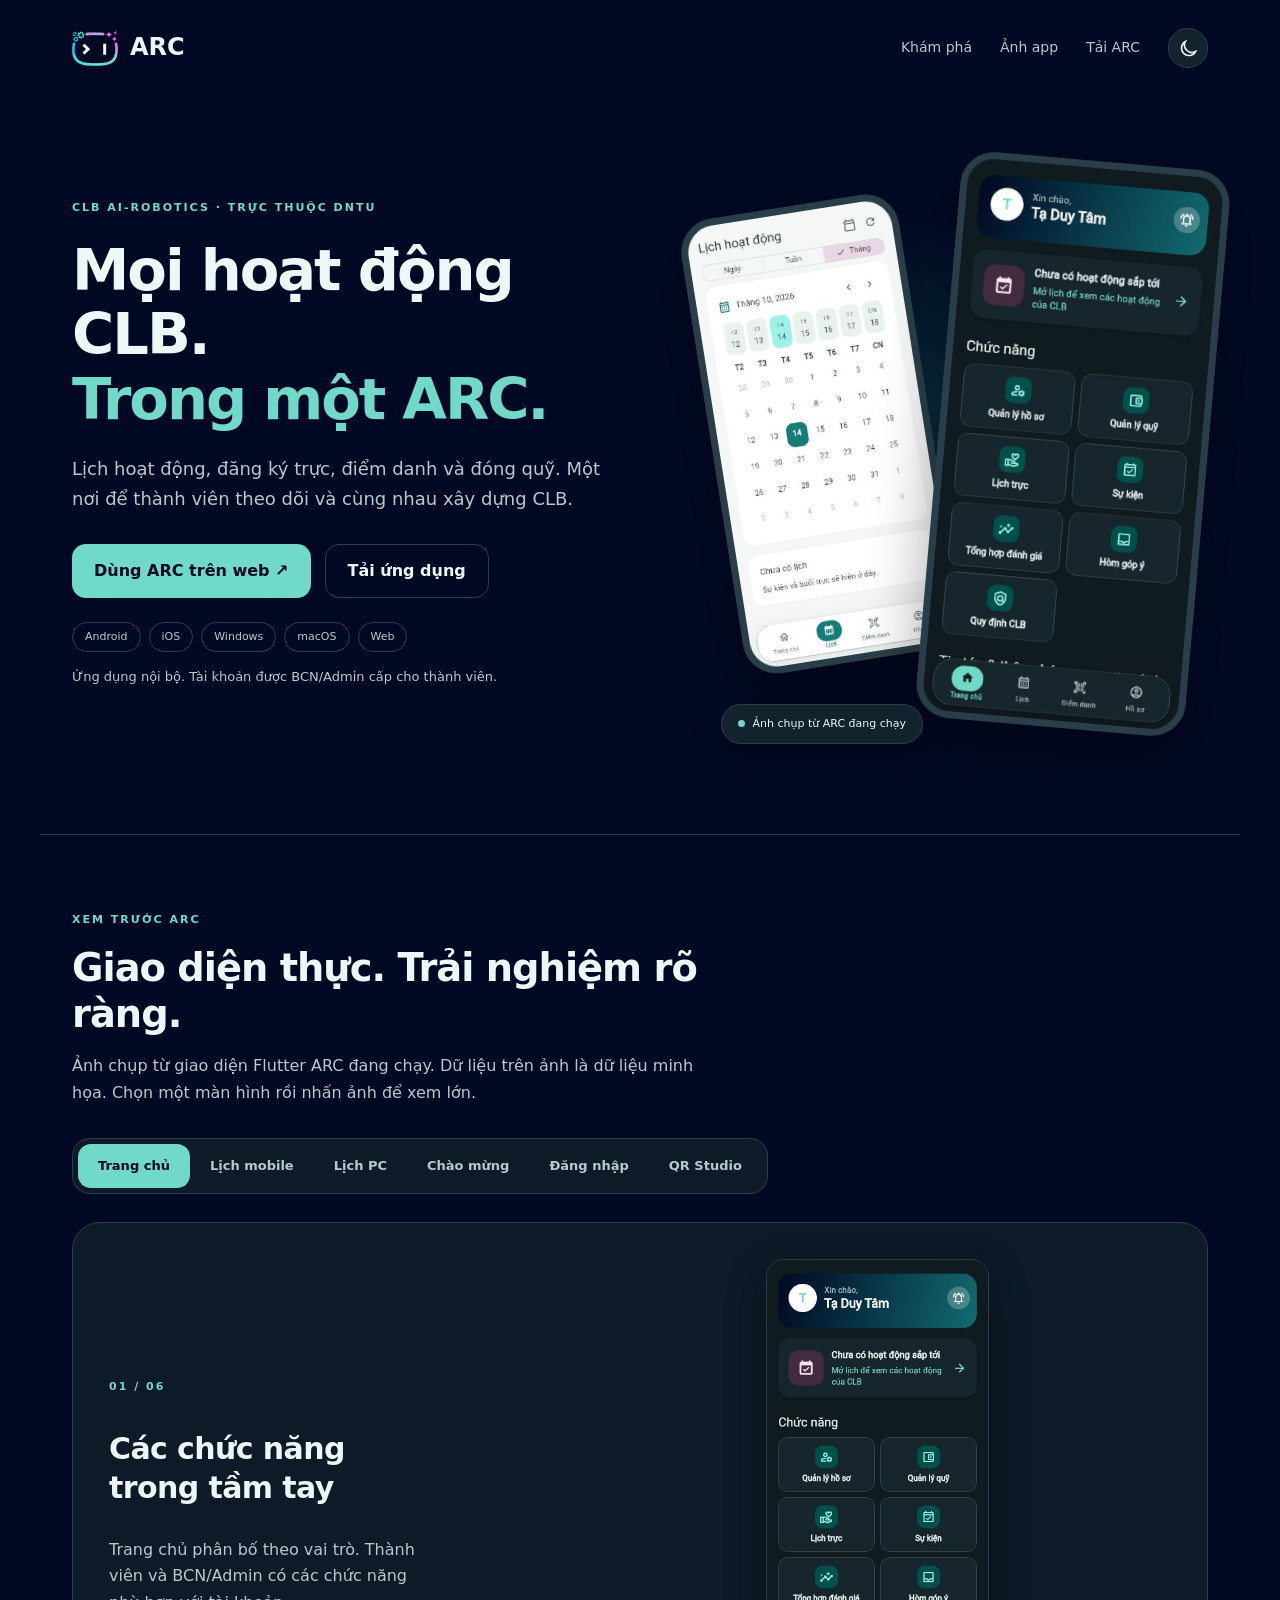
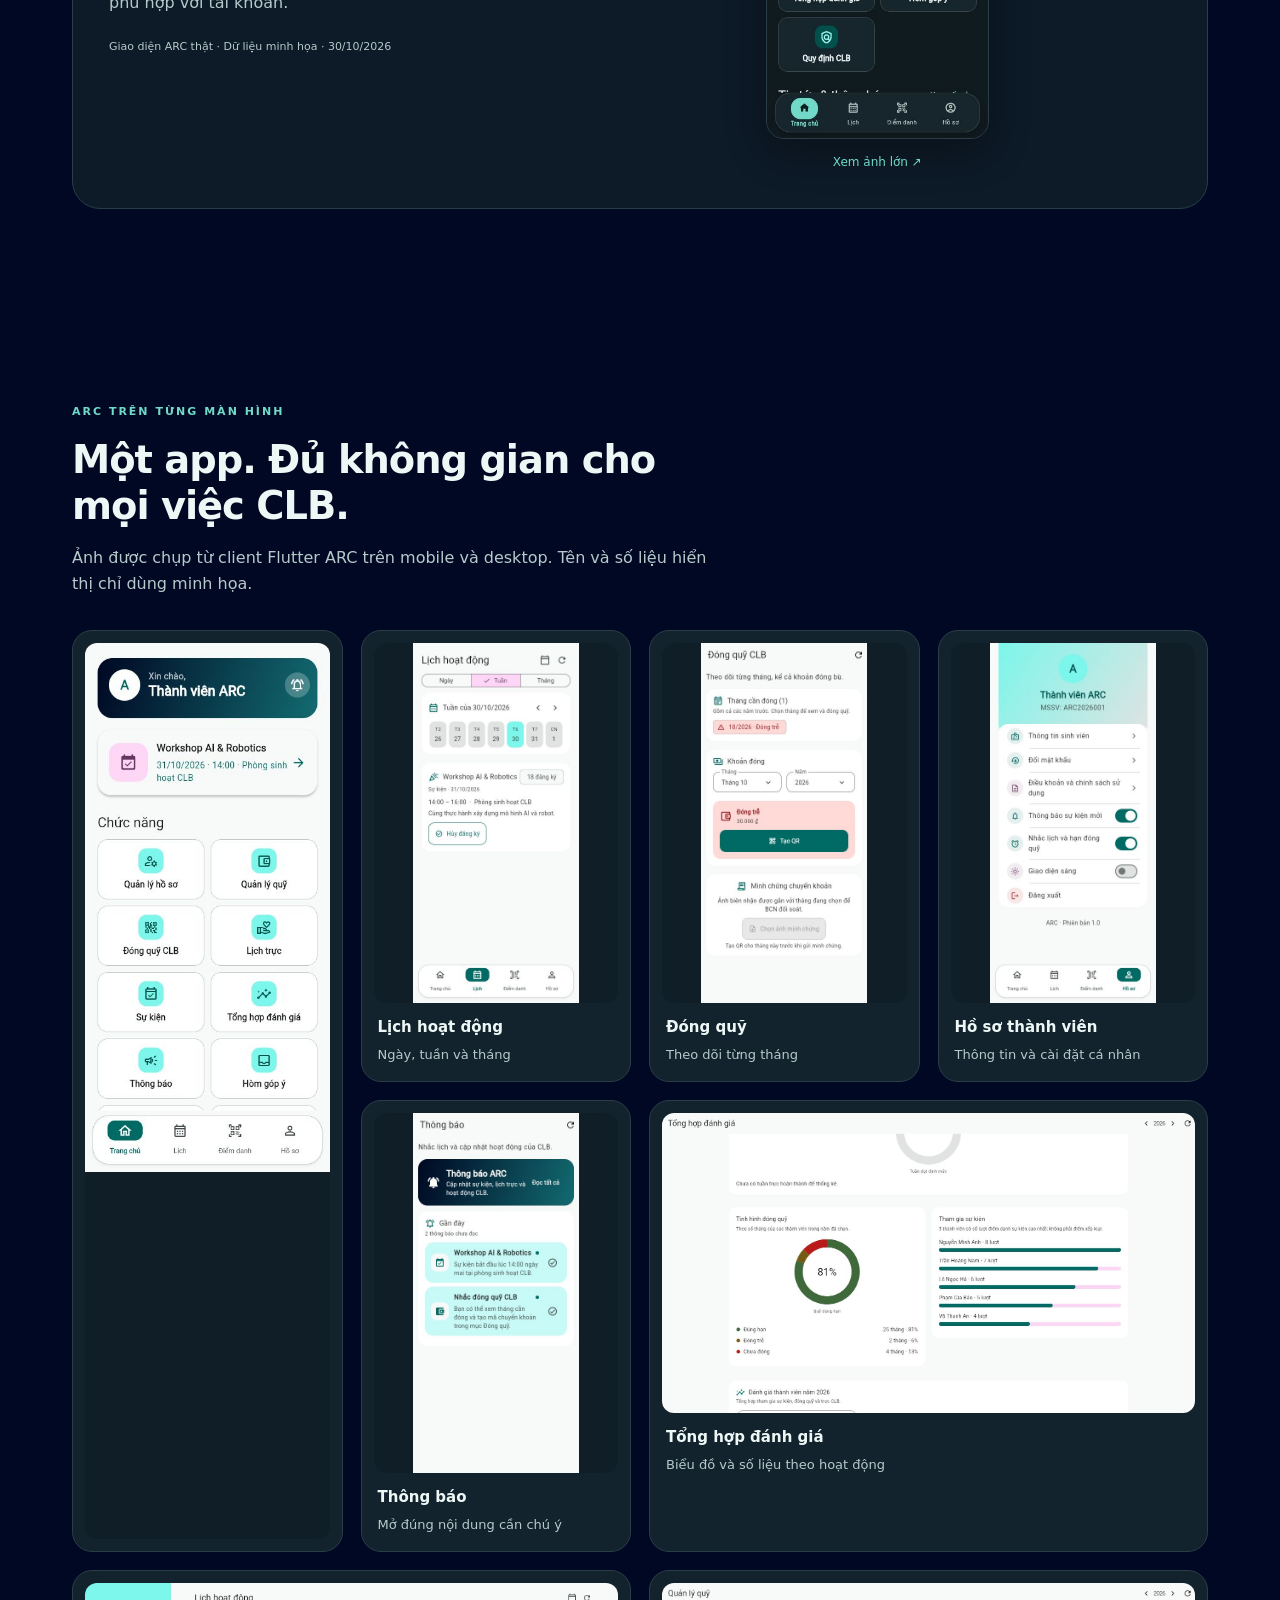
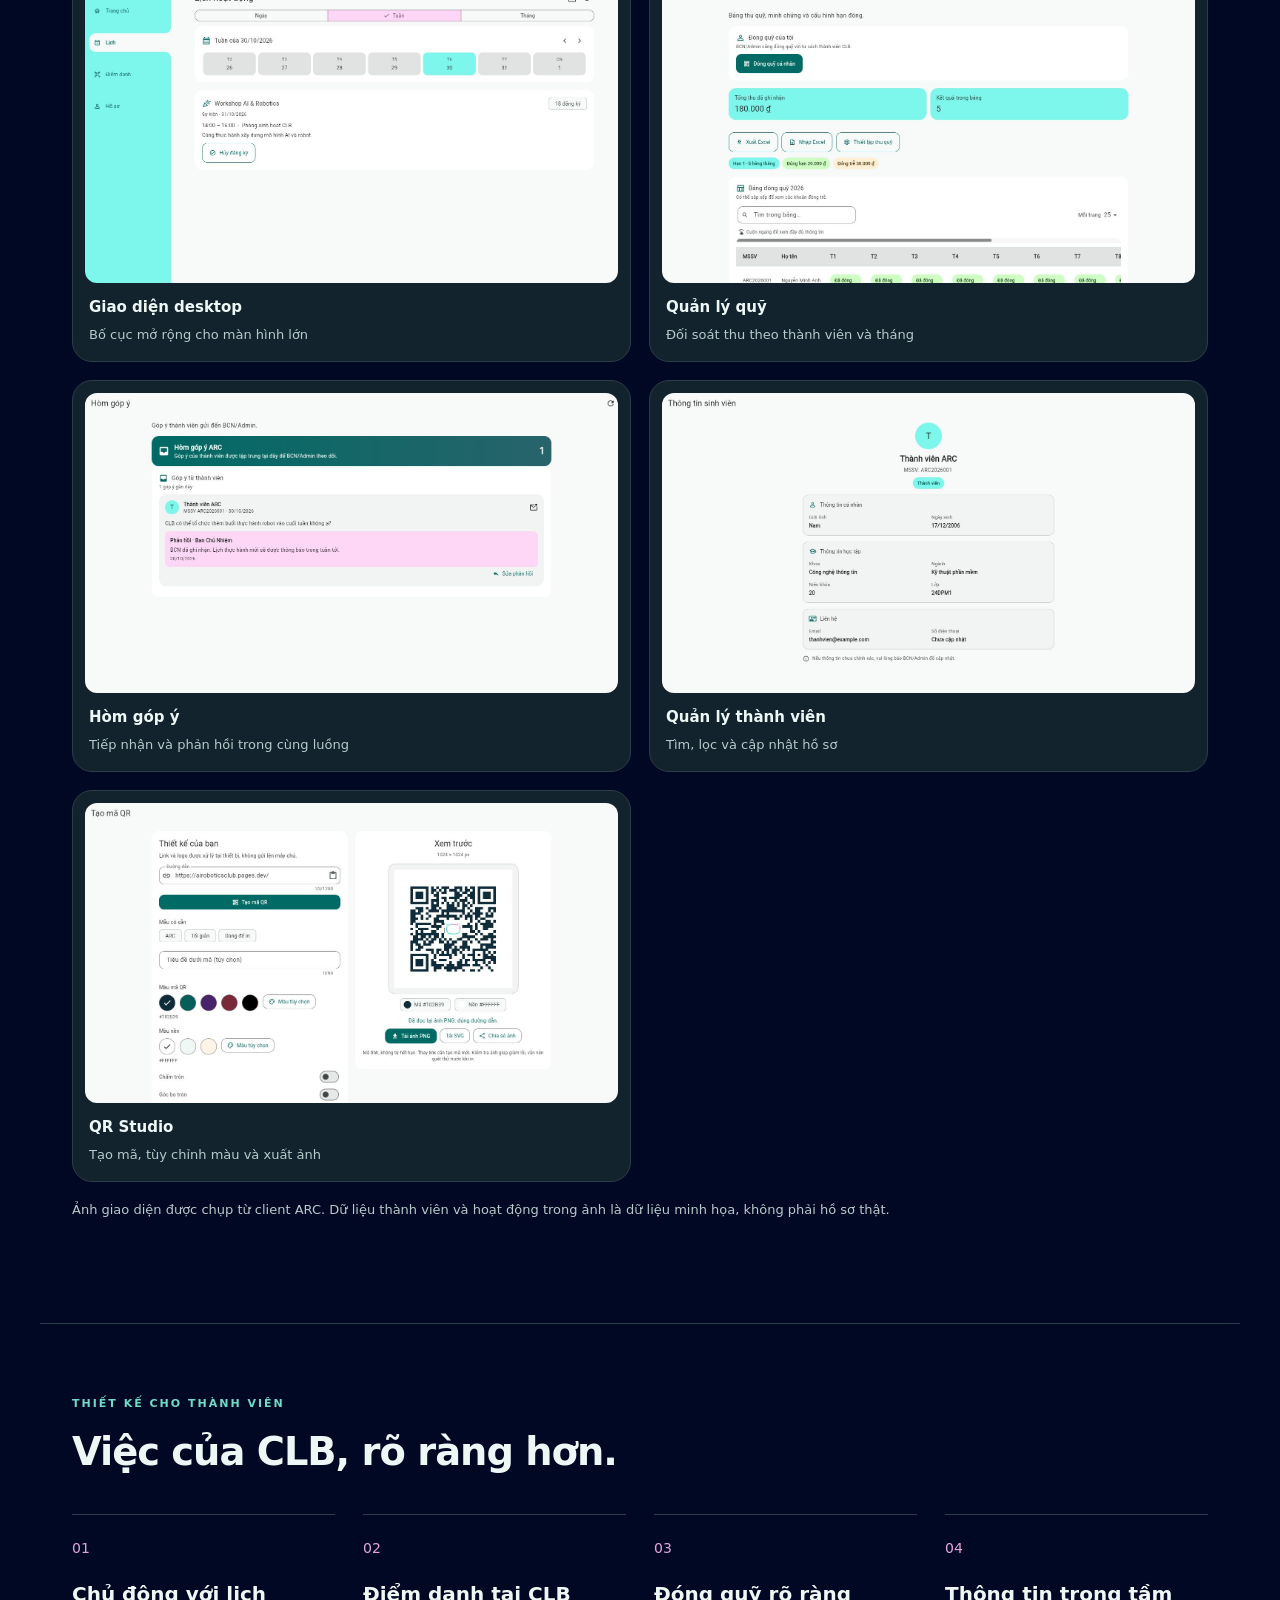
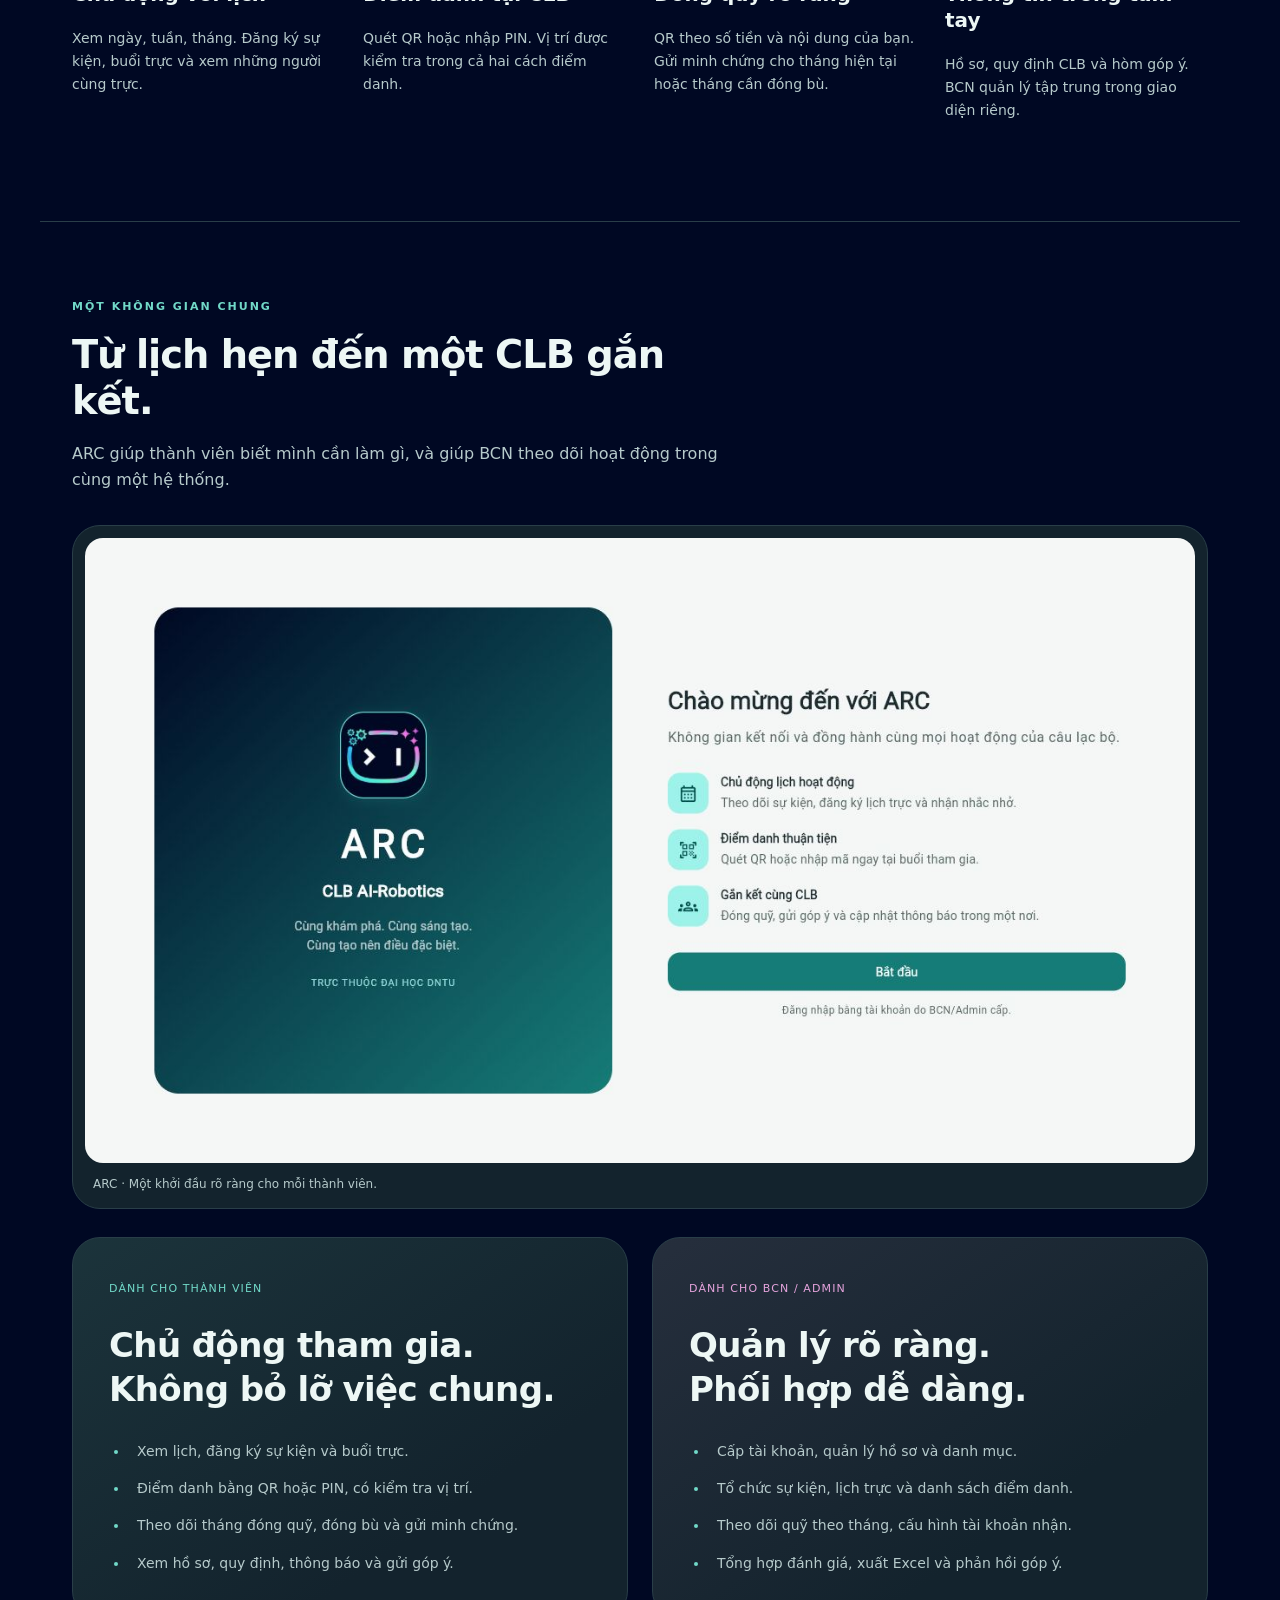
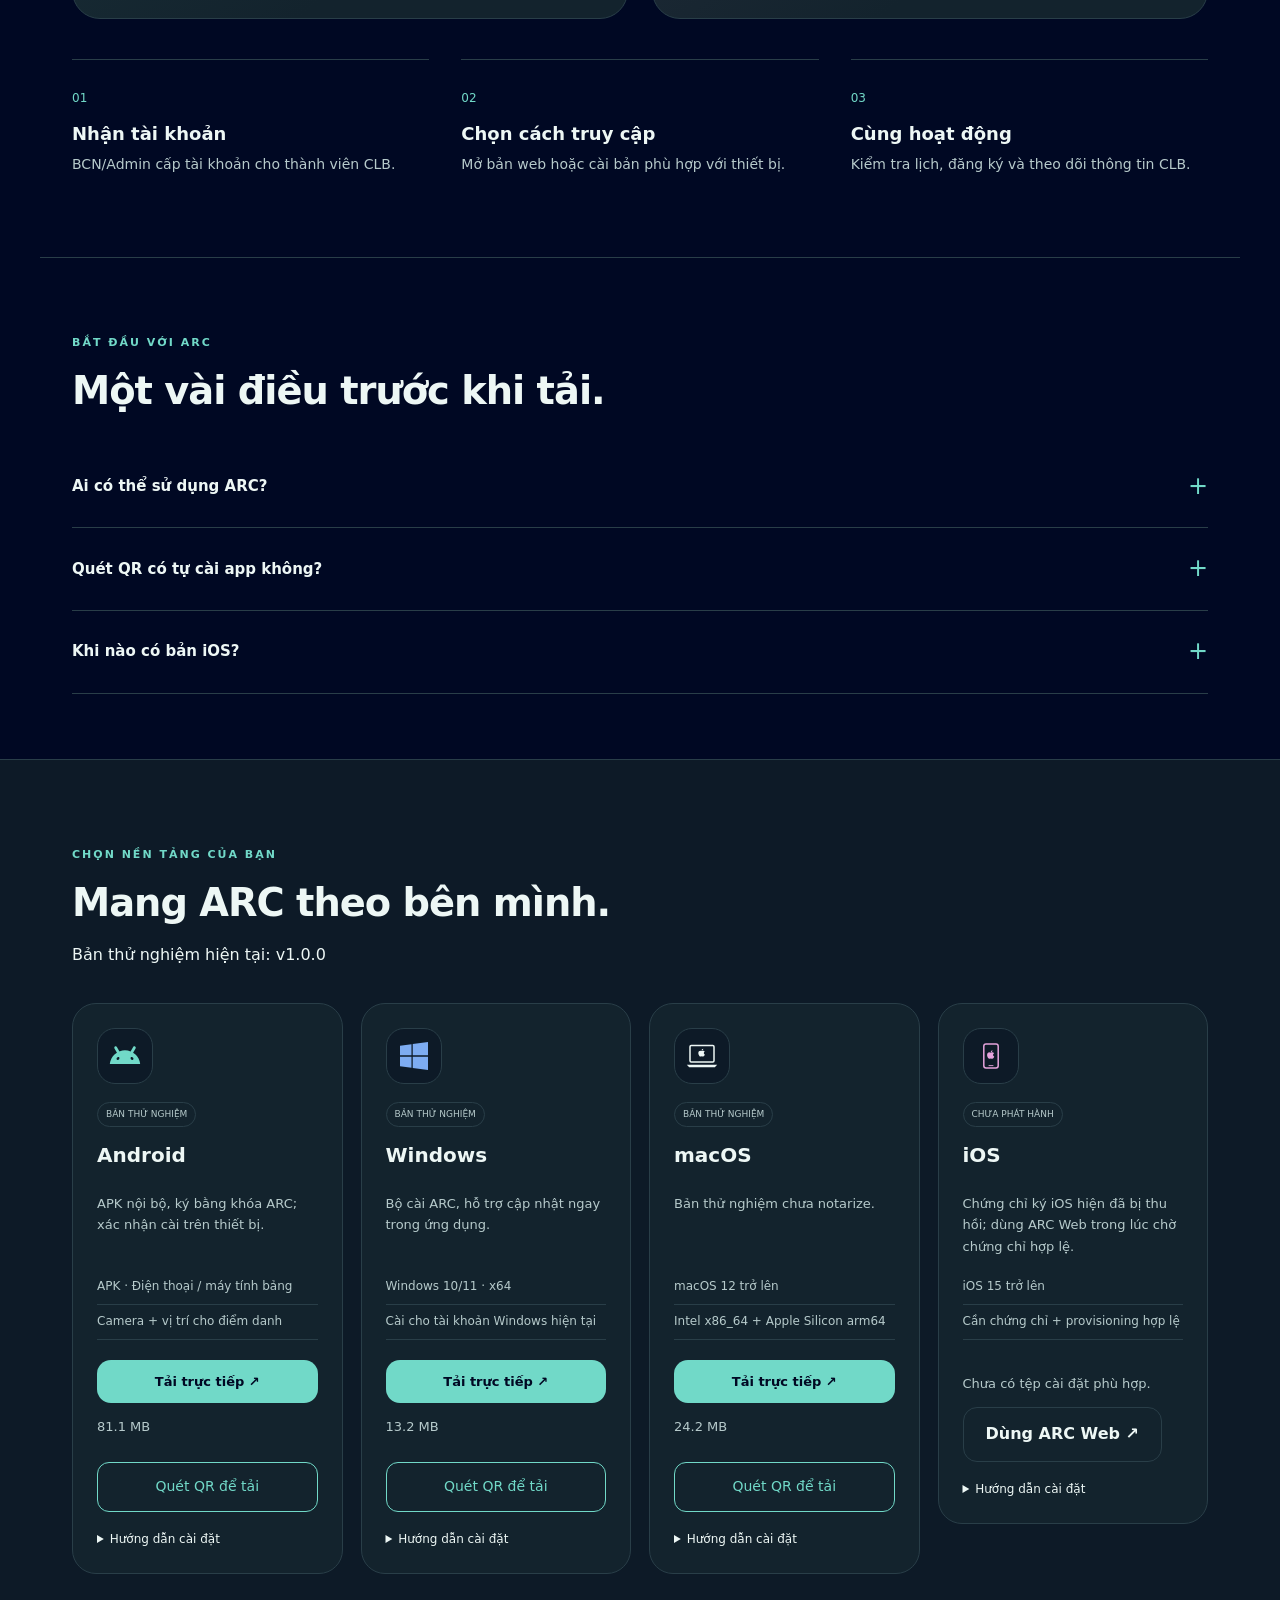
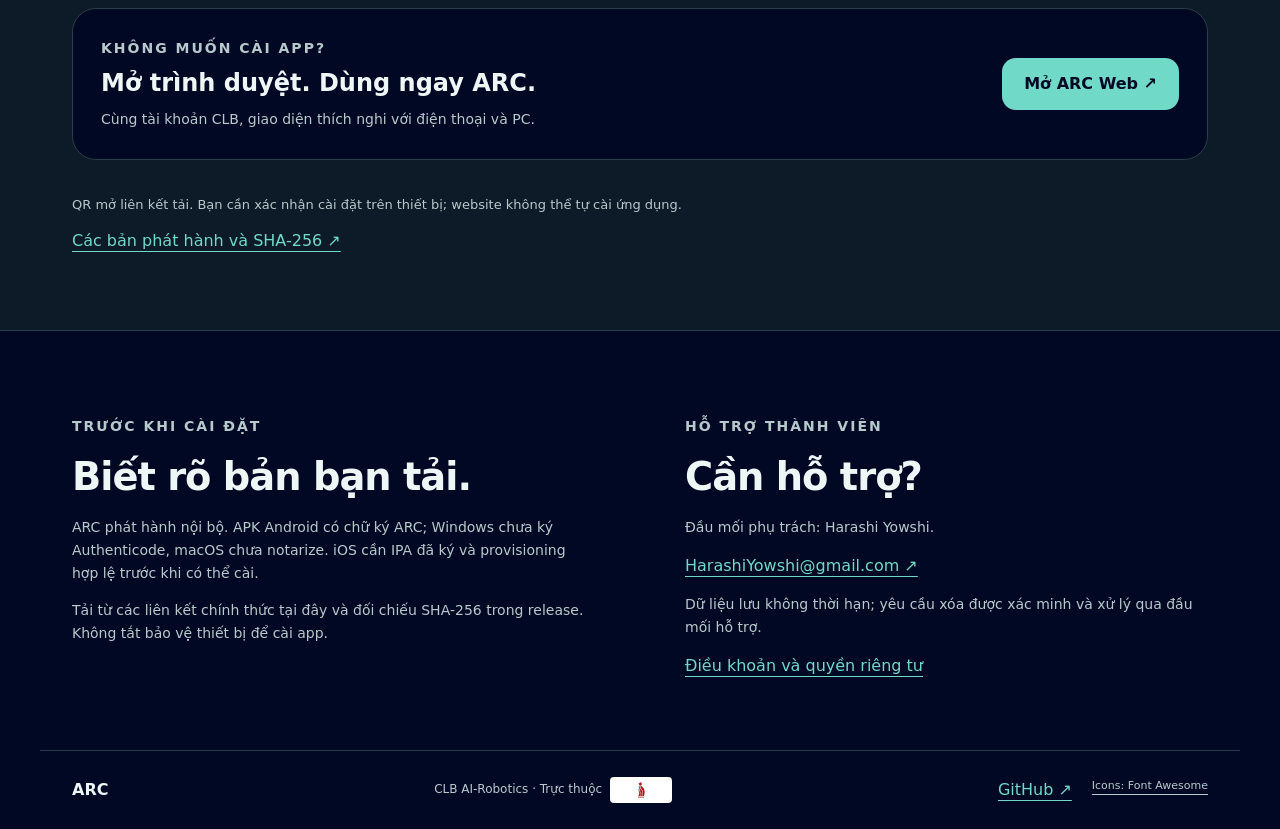
<file: index.html>
<!doctype html>
<html lang="vi">
  <head>
    <meta charset="utf-8" />
    <meta name="viewport" content="width=device-width,initial-scale=1" />
    <meta
      name="description"
      content="ARC — ứng dụng nội bộ CLB AI-Robotics, trực thuộc DNTU. Lịch, điểm danh và đóng quỹ."
    />
    <title>ARC · CLB AI-Robotics | Tải ứng dụng &amp; dùng trên web</title>
    <meta name="theme-color" content="#000823" />
    <meta name="robots" content="index,follow,max-image-preview:large" />
    <link rel="canonical" href="https://hyowshi.github.io/ARC-Downloads/" />
    <meta property="og:type" content="website" />
    <meta property="og:locale" content="vi_VN" />
    <meta property="og:site_name" content="ARC · CLB AI-Robotics" />
    <meta property="og:title" content="ARC — Mọi hoạt động CLB cùng một nhịp." />
    <meta property="og:description" content="Khám phá lịch, điểm danh QR/GPS, đóng quỹ và kết nối CLB. Xem giao diện thực tế và tải ARC cho thiết bị của bạn." />
    <meta property="og:url" content="https://hyowshi.github.io/ARC-Downloads/" />
    <meta property="og:image" content="https://hyowshi.github.io/ARC-Downloads/assets/screenshots/welcome-desktop.png" />
    <meta property="og:image:alt" content="Màn hình chào mừng thực tế của ARC" />
    <meta name="twitter:card" content="summary_large_image" />
    <meta name="twitter:title" content="ARC · CLB AI-Robotics" />
    <meta name="twitter:description" content="Lịch, điểm danh, quỹ và kết nối CLB trong một ứng dụng." />
    <meta name="twitter:image" content="https://hyowshi.github.io/ARC-Downloads/assets/screenshots/welcome-desktop.png" />
    <script type="application/ld+json">{"@context":"https://schema.org","@type":"SoftwareApplication","name":"ARC","applicationCategory":"EducationalApplication","operatingSystem":"Web, Android, iOS, Windows, macOS","url":"https://hyowshi.github.io/ARC-Downloads/","description":"Ứng dụng nội bộ CLB AI-Robotics. Tài khoản do BCN/Admin cấp. Bản iOS native đang chờ chứng chỉ ký còn hiệu lực.","author":{"@type":"Person","name":"Harashi Yowshi"}}</script>
    <link rel="icon" href="assets/arc.png" />
    <link rel="stylesheet" href="styles.css?v=20261030-showcase" />
    <script>
      try {
        document.documentElement.dataset.theme =
          localStorage.getItem("arc-download-theme") || "dark";
      } catch {}
    </script>
  </head>
  <body>
    <a class="skip-link" href="#main">Đến nội dung chính</a>
    <div class="reading-progress" aria-hidden="true"></div>
    <nav class="wrap nav">
      <a class="brand" href="#"
        ><img src="assets/arc.png" alt="Logo ARC" />ARC</a
      >
      <div>
        <a href="#features" class="nav-explore">Khám phá</a
        ><a href="#showcase">Ảnh app</a><a href="#downloads">Tải ARC</a>
        <button
          id="theme-toggle"
          class="icon-button"
          aria-label="Đổi giao diện sáng tối"
          type="button"
        >
          <svg viewBox="0 0 24 24" aria-hidden="true">
            <path
              d="M20 15.5A8.5 8.5 0 0 1 8.5 4 8.5 8.5 0 1 0 20 15.5Z"
              fill="none"
              stroke="currentColor"
              stroke-width="1.8"
            />
          </svg>
        </button>
      </div>
    </nav>
    <main id="main">
      <section class="wrap hero">
        <div>
          <p class="eyebrow">CLB AI-ROBOTICS · TRỰC THUỘC DNTU</p>
          <h1>Mọi hoạt động CLB.<br /><span>Trong một ARC.</span></h1>
          <p class="lead">
            Lịch hoạt động, đăng ký trực, điểm danh và đóng quỹ. Một nơi để
            thành viên theo dõi và cùng nhau xây dựng CLB.
          </p>
          <div class="actions">
            <a class="primary" href="https://airoboticsclub.pages.dev/" target="_blank" rel="noopener">Dùng ARC trên web ↗</a
            ><a class="secondary" href="#downloads">Tải ứng dụng</a>
          </div>
          <div class="hero-chips" aria-label="Nền tảng ARC"><span>Android</span><span>iOS</span><span>Windows</span><span>macOS</span><span>Web</span></div>
          <p class="small">
            Ứng dụng nội bộ. Tài khoản được BCN/Admin cấp cho thành viên.
          </p>
        </div>
        <div class="visual" data-tilt>
          <div class="orb"></div>
          <figure class="hero-device back-device">
            <img
              src="assets/screenshots/calendar-light.png"
              width="390"
              height="844"
              alt="Lịch tháng trong ARC, ảnh chụp từ app đang chạy"
              decoding="async"
            />
          </figure>
          <figure class="hero-device front-device">
            <img
              id="hero-shot"
              src="assets/screenshots/home-dark.png"
              width="390"
              height="844"
              alt="Trang chủ ARC trên giao diện điện thoại, ảnh chụp thực tế"
              fetchpriority="high"
              decoding="async"
            />
          </figure>
          <div class="capture-label">
            <span class="live-dot"></span>Ảnh chụp từ ARC đang chạy
          </div>
        </div>
      </section>
      <section class="wrap showcase" id="showcase">
        <div class="section-heading reveal">
          <p class="eyebrow">XEM TRƯỚC ARC</p>
          <h2>Giao diện thực. Trải nghiệm rõ ràng.</h2>
          <p>
            Ảnh chụp từ giao diện Flutter ARC đang chạy. Dữ liệu trên ảnh là dữ liệu
            minh họa. Chọn một màn hình rồi nhấn ảnh để xem lớn.
          </p>
        </div>
        <div class="shot-tabs" role="tablist" aria-label="Màn hình ARC">
          <span class="tab-indicator" aria-hidden="true"></span>
          <button
            role="tab"
            id="shot-home"
            aria-selected="true"
            aria-controls="shot-panel"
            data-shot="home"
            type="button"
          >
            Trang chủ
          </button>
          <button
            role="tab"
            id="shot-calendar"
            aria-selected="false"
            aria-controls="shot-panel"
            data-shot="calendar"
            tabindex="-1"
            type="button"
          >
            Lịch mobile
          </button>
          <button
            role="tab"
            id="shot-desktop"
            aria-selected="false"
            aria-controls="shot-panel"
            data-shot="desktop"
            tabindex="-1"
            type="button"
          >
            Lịch PC
          </button>
          <button role="tab" id="shot-welcome" aria-selected="false" aria-controls="shot-panel" data-shot="welcome" tabindex="-1" type="button">Chào mừng</button>
          <button role="tab" id="shot-login" aria-selected="false" aria-controls="shot-panel" data-shot="login" tabindex="-1" type="button">Đăng nhập</button>
          <button role="tab" id="shot-qr" aria-selected="false" aria-controls="shot-panel" data-shot="qr" tabindex="-1" type="button">QR Studio</button>
        </div>
        <div
          id="shot-panel"
          role="tabpanel"
          aria-labelledby="shot-home"
          class="shot-panel"
        >
          <div class="shot-description">
            <span id="shot-number" class="eyebrow">01 / 06</span>
            <h3 id="shot-title">Các chức năng trong tầm tay</h3>
            <p id="shot-description">
              Trang chủ phân bố theo vai trò. Thành viên và BCN/Admin có các
              chức năng phù hợp với tài khoản.
            </p>
            <span class="capture-note">Giao diện ARC thật · Dữ liệu minh họa · 30/10/2026</span>
          </div>
          <button
            id="open-screenshot"
            class="screen-preview"
            aria-label="Mở ảnh Trang chủ ARC"
            type="button"
          >
            <img
              id="gallery-shot"
              src="assets/screenshots/home-dark.png"
              alt="Trang chủ ARC, ảnh chụp thực tế"
              width="390"
              height="844"
              loading="lazy"
              decoding="async"
            /><span>Xem ảnh lớn ↗</span>
          </button>
        </div>
      </section>
      <section class="wrap app-gallery" id="app-gallery">
        <div class="section-heading reveal">
          <p class="eyebrow">ARC TRÊN TỪNG MÀN HÌNH</p>
          <h2>Một app. Đủ không gian cho mọi việc CLB.</h2>
          <p>Ảnh được chụp từ client Flutter ARC trên mobile và desktop. Tên và số liệu hiển thị chỉ dùng minh họa.</p>
        </div>
        <div class="app-gallery-grid">
          <figure class="gallery-card gallery-feature"><img src="assets/screenshots/20261030/home-light.png" alt="Trang chủ ARC trên điện thoại, dữ liệu minh họa" width="390" height="844" loading="lazy" decoding="async"><figcaption><strong>Trang chủ</strong><span>Điều hướng nhanh theo vai trò</span></figcaption></figure>
          <figure class="gallery-card"><img src="assets/screenshots/20261030/calendar-light.png" alt="Lịch hoạt động ARC trên điện thoại, dữ liệu minh họa" width="390" height="844" loading="lazy" decoding="async"><figcaption><strong>Lịch hoạt động</strong><span>Ngày, tuần và tháng</span></figcaption></figure>
          <figure class="gallery-card"><img src="assets/screenshots/20261030/fund-mobile.png" alt="Đóng quỹ CLB trên điện thoại, dữ liệu minh họa" width="390" height="844" loading="lazy" decoding="async"><figcaption><strong>Đóng quỹ</strong><span>Theo dõi từng tháng</span></figcaption></figure>
          <figure class="gallery-card"><img src="assets/screenshots/20261030/profile-mobile.png" alt="Hồ sơ thành viên ARC trên điện thoại, dữ liệu minh họa" width="390" height="844" loading="lazy" decoding="async"><figcaption><strong>Hồ sơ thành viên</strong><span>Thông tin và cài đặt cá nhân</span></figcaption></figure>
          <figure class="gallery-card"><img src="assets/screenshots/20261030/notifications-mobile.png" alt="Thông báo ARC trên điện thoại, dữ liệu minh họa" width="390" height="844" loading="lazy" decoding="async"><figcaption><strong>Thông báo</strong><span>Mở đúng nội dung cần chú ý</span></figcaption></figure>
          <figure class="gallery-card gallery-wide"><img src="assets/screenshots/20261030/evaluations-charts.png" alt="Dashboard đánh giá CLB ARC, dữ liệu minh họa" width="1280" height="720" loading="lazy" decoding="async"><figcaption><strong>Tổng hợp đánh giá</strong><span>Biểu đồ và số liệu theo hoạt động</span></figcaption></figure>
          <figure class="gallery-card gallery-wide"><img src="assets/screenshots/20261030/calendar-desktop.png" alt="Lịch ARC trên máy tính, dữ liệu minh họa" width="1280" height="720" loading="lazy" decoding="async"><figcaption><strong>Giao diện desktop</strong><span>Bố cục mở rộng cho màn hình lớn</span></figcaption></figure>
          <figure class="gallery-card gallery-wide"><img src="assets/screenshots/20261030/fund-management.png" alt="Quản lý quỹ CLB trên máy tính, dữ liệu minh họa" width="1280" height="720" loading="lazy" decoding="async"><figcaption><strong>Quản lý quỹ</strong><span>Đối soát thu theo thành viên và tháng</span></figcaption></figure>
          <figure class="gallery-card gallery-wide"><img src="assets/screenshots/20261030/feedback-desktop.png" alt="Hòm góp ý ARC dành cho BCN và Admin, dữ liệu minh họa" width="1280" height="720" loading="lazy" decoding="async"><figcaption><strong>Hòm góp ý</strong><span>Tiếp nhận và phản hồi trong cùng luồng</span></figcaption></figure>
          <figure class="gallery-card gallery-wide"><img src="assets/screenshots/20261030/student-desktop.png" alt="Quản lý hồ sơ thành viên ARC, dữ liệu minh họa" width="1280" height="720" loading="lazy" decoding="async"><figcaption><strong>Quản lý thành viên</strong><span>Tìm, lọc và cập nhật hồ sơ</span></figcaption></figure>
          <figure class="gallery-card gallery-wide"><img src="assets/screenshots/20261030/qr-studio.png" alt="QR Studio ARC, giao diện tạo mã QR tùy chỉnh" width="1280" height="720" loading="lazy" decoding="async"><figcaption><strong>QR Studio</strong><span>Tạo mã, tùy chỉnh màu và xuất ảnh</span></figcaption></figure>
        </div>
        <p class="gallery-disclaimer">Ảnh giao diện được chụp từ client ARC. Dữ liệu thành viên và hoạt động trong ảnh là dữ liệu minh họa, không phải hồ sơ thật.</p>
      </section>
      <section class="wrap features" id="features">
        <p class="eyebrow">THIẾT KẾ CHO THÀNH VIÊN</p>
        <h2>Việc của CLB, rõ ràng hơn.</h2>
        <div class="feature-grid">
          <article>
            <span>01</span>
            <h3>Chủ động với lịch</h3>
            <p>
              Xem ngày, tuần, tháng. Đăng ký sự kiện, buổi trực và xem những
              người cùng trực.
            </p>
          </article>
          <article>
            <span>02</span>
            <h3>Điểm danh tại CLB</h3>
            <p>
              Quét QR hoặc nhập PIN. Vị trí được kiểm tra trong cả hai cách điểm
              danh.
            </p>
          </article>
          <article>
            <span>03</span>
            <h3>Đóng quỹ rõ ràng</h3>
            <p>
              QR theo số tiền và nội dung của bạn. Gửi minh chứng cho tháng hiện
              tại hoặc tháng cần đóng bù.
            </p>
          </article>
          <article>
            <span>04</span>
            <h3>Thông tin trong tầm tay</h3>
            <p>
              Hồ sơ, quy định CLB và hòm góp ý. BCN quản lý tập trung trong giao
              diện riêng.
            </p>
          </article>
        </div>
      </section>
      <section class="wrap product-story" id="product">
        <div class="section-heading reveal"><p class="eyebrow">MỘT KHÔNG GIAN CHUNG</p><h2>Từ lịch hẹn đến một CLB gắn kết.</h2><p>ARC giúp thành viên biết mình cần làm gì, và giúp BCN theo dõi hoạt động trong cùng một hệ thống.</p></div>
        <figure class="product-capture reveal"><img src="assets/screenshots/welcome-desktop.png" alt="Màn hình chào mừng ARC thực tế với các chức năng lịch, điểm danh và kết nối CLB" width="1280" height="720" loading="lazy" decoding="async"><figcaption>ARC · Một khởi đầu rõ ràng cho mỗi thành viên.</figcaption></figure>
        <div class="story-grid">
          <article class="story-card reveal"><span class="story-index">DÀNH CHO THÀNH VIÊN</span><h3>Chủ động tham gia.<br>Không bỏ lỡ việc chung.</h3><ul><li>Xem lịch, đăng ký sự kiện và buổi trực.</li><li>Điểm danh bằng QR hoặc PIN, có kiểm tra vị trí.</li><li>Theo dõi tháng đóng quỹ, đóng bù và gửi minh chứng.</li><li>Xem hồ sơ, quy định, thông báo và gửi góp ý.</li></ul></article>
          <article class="story-card reveal"><span class="story-index">DÀNH CHO BCN / ADMIN</span><h3>Quản lý rõ ràng.<br>Phối hợp dễ dàng.</h3><ul><li>Cấp tài khoản, quản lý hồ sơ và danh mục.</li><li>Tổ chức sự kiện, lịch trực và danh sách điểm danh.</li><li>Theo dõi quỹ theo tháng, cấu hình tài khoản nhận.</li><li>Tổng hợp đánh giá, xuất Excel và phản hồi góp ý.</li></ul></article>
        </div>
        <div class="journey reveal" aria-label="Cách bắt đầu dùng ARC"><article><span>01</span><h3>Nhận tài khoản</h3><p>BCN/Admin cấp tài khoản cho thành viên CLB.</p></article><article><span>02</span><h3>Chọn cách truy cập</h3><p>Mở bản web hoặc cài bản phù hợp với thiết bị.</p></article><article><span>03</span><h3>Cùng hoạt động</h3><p>Kiểm tra lịch, đăng ký và theo dõi thông tin CLB.</p></article></div>
      </section>
      <section class="wrap faq" id="guide">
        <div class="section-heading reveal">
          <p class="eyebrow">BẮT ĐẦU VỚI ARC</p>
          <h2>Một vài điều trước khi tải.</h2>
        </div>
        <article class="faq-item">
          <button
            type="button"
            aria-expanded="false"
            aria-controls="faq-account"
          >
            Ai có thể sử dụng ARC?<span aria-hidden="true">+</span>
          </button>
          <div class="faq-panel" id="faq-account" aria-hidden="true">
            <div>
              <p>
                ARC dành cho thành viên CLB AI-Robotics. BCN/Admin tạo tài khoản
                và cấp thông tin đăng nhập; ứng dụng không mở đăng ký tự do.
              </p>
            </div>
          </div>
        </article>
        <article class="faq-item">
          <button
            type="button"
            aria-expanded="false"
            aria-controls="faq-install"
          >
            Quét QR có tự cài app không?<span aria-hidden="true">+</span>
          </button>
          <div class="faq-panel" id="faq-install" aria-hidden="true">
            <div>
              <p>
                QR mở đúng liên kết tải của nền tảng. Sau khi tải, bạn xác nhận
                cài đặt theo hướng dẫn của hệ điều hành. Windows cần giải nén,
                rồi chạy ARC.exe.
              </p>
            </div>
          </div>
        </article>
        <article class="faq-item">
          <button type="button" aria-expanded="false" aria-controls="faq-ios">
            Khi nào có bản iOS?<span aria-hidden="true">+</span>
          </button>
          <div class="faq-panel" id="faq-ios" aria-hidden="true">
            <div>
              <p>
                Bản iOS đã build nhưng chưa có IPA được ký với provisioning phù
                hợp cho ARC. Trang sẽ bổ sung liên kết khi có bản cài hợp lệ.
              </p>
            </div>
          </div>
        </article>
      </section>
      <section class="download-section" id="downloads">
        <div class="wrap">
          <p class="eyebrow">CHỌN NỀN TẢNG CỦA BẠN</p>
          <h2>Mang ARC theo bên mình.</h2>
          <p id="status" role="status">Đang kiểm tra bản tải mới nhất…</p>
          <div class="grid" id="downloads-list" aria-label="Các bản tải theo nền tảng"></div>
          <noscript><p>Tải tệp cài đặt tại <a href="https://github.com/HYowshi/ARC-Downloads/releases">GitHub Releases</a> hoặc <a href="https://airoboticsclub.pages.dev/">dùng ARC Web</a>.</p></noscript>
          <div class="web-callout reveal"><div><p class="eyebrow">KHÔNG MUỐN CÀI APP?</p><h3>Mở trình duyệt. Dùng ngay ARC.</h3><p>Cùng tài khoản CLB, giao diện thích nghi với điện thoại và PC.</p></div><a class="primary" href="https://airoboticsclub.pages.dev/" target="_blank" rel="noopener">Mở ARC Web ↗</a></div>
          <p class="small">
            QR mở liên kết tải. Bạn cần xác nhận cài đặt trên thiết bị; website
            không thể tự cài ứng dụng.
          </p>
          <a href="https://github.com/HYowshi/ARC-Downloads/releases"
            >Các bản phát hành và SHA-256 ↗</a
          >
        </div>
      </section>
      <section class="wrap trust">
        <article>
          <p class="eyebrow">TRƯỚC KHI CÀI ĐẶT</p>
          <h2>Biết rõ bản bạn tải.</h2>
          <p>
            ARC phát hành nội bộ. APK Android có chữ ký ARC; Windows chưa ký
            Authenticode, macOS chưa notarize. iOS cần IPA đã ký và provisioning
            hợp lệ trước khi có thể cài.
          </p>
          <p>
            Tải từ các liên kết chính thức tại đây và đối chiếu SHA-256 trong
            release. Không tắt bảo vệ thiết bị để cài app.
          </p>
        </article>
        <article>
          <p class="eyebrow">HỖ TRỢ THÀNH VIÊN</p>
          <h2>Cần hỗ trợ?</h2>
          <p>Đầu mối phụ trách: Harashi Yowshi.</p>
          <a href="mailto:HarashiYowshi@gmail.com"
            >HarashiYowshi@gmail.com ↗</a
          >
          <p>
            Dữ liệu lưu không thời hạn; yêu cầu xóa được xác minh và xử lý qua
            đầu mối hỗ trợ.
          </p>
          <a
            href="https://github.com/HYowshi/ARC-Downloads#điều-khoản-và-quyền-riêng-tư"
            >Điều khoản và quyền riêng tư</a
          >
        </article>
      </section>
    </main>
    <footer class="wrap">
      <strong>ARC</strong><span class="affiliation">CLB AI-Robotics · Trực thuộc <img src="assets/dntu.svg" alt="Đại học Công nghệ Đồng Nai DNTU" width="62" height="26" loading="lazy"></span>
      <div>
        <a href="https://github.com/HYowshi/ARC-Downloads">GitHub ↗</a
        ><a class="credits" href="https://fontawesome.com/license/free"
          >Icons: Font Awesome</a
        >
      </div>
    </footer>
    <script src="app.js?v=20261030-showcase" defer></script>
    <script src="experience.js?v=20261030-showcase" defer></script>
    <dialog id="screenshot-dialog" aria-label="Ảnh giao diện ARC">
      <div class="viewer">
        <button
          id="close-screenshot"
          class="icon-button"
          type="button"
          aria-label="Đóng ảnh"
        >
          ✕</button
        ><img id="large-shot" alt="Ảnh giao diện ARC" />
      </div>
    </dialog>
  </body>
</html>
</file>
<file: styles.css>
:root {
  color-scheme: dark;
  --bg: #000823;
  --panel: #13232d;
  --section: #0d1a27;
  --ink: #edf7f5;
  --muted: #b6cacb;
  --accent: #71d9c8;
  --pink: #e5a3dc;
  --line: #293e48;
  --shadow: #0005;
  --ease: cubic-bezier(0.22, 1, 0.36, 1);
}
:root[data-theme="light"] {
  color-scheme: light;
  --bg: #f4f7f5;
  --panel: #fff;
  --section: #eaf2f0;
  --ink: #1d2c30;
  --muted: #586b69;
  --accent: #167c78;
  --pink: #99578a;
  --line: #d0ddda;
  --shadow: #17393218;
}
* {
  box-sizing: border-box;
}
html {
  scroll-behavior: smooth;
  scroll-padding-top: 28px;
}
body {
  margin: 0;
  background: var(--bg);
  color: var(--ink);
  font:
    16px/1.65 system-ui,
    -apple-system,
    sans-serif;
  transition:
    background 0.24s,
    color 0.24s;
}
a {
  color: var(--accent);
  text-underline-offset: 5px;
}
button {
  font: inherit;
}
a,
button {
  -webkit-tap-highlight-color: transparent;
}
a:focus-visible,
button:focus-visible {
  outline: 3px solid var(--pink);
  outline-offset: 5px;
}
.wrap {
  max-width: 1200px;
  margin: auto;
  padding-inline: 32px;
}
.nav {
  display: flex;
  align-items: center;
  justify-content: space-between;
  min-height: 96px;
  gap: 20px;
}
.brand {
  display: flex;
  align-items: center;
  gap: 12px;
  font-size: 24px;
  font-weight: 800;
  text-decoration: none;
  color: var(--ink);
}
.brand img {
  width: 46px;
  border-radius: 14px;
}
.nav > div {
  display: flex;
  align-items: center;
  gap: 28px;
}
.nav > div > a {
  text-decoration: none;
  color: var(--muted);
  font-size: 14px;
  transition: color 0.18s;
}
.nav > div > a:hover {
  color: var(--accent);
}
.icon-button {
  width: 40px;
  height: 40px;
  border: 1px solid var(--line);
  border-radius: 50%;
  background: var(--panel);
  color: var(--ink);
  display: inline-grid;
  place-items: center;
  cursor: pointer;
  transition:
    transform 0.24s var(--ease),
    background 0.24s;
}
.icon-button svg {
  width: 21px;
  height: 21px;
}
.icon-button:hover {
  transform: rotate(-12deg);
}
.hero {
  display: grid;
  grid-template-columns: 1.15fr 1fr;
  align-items: center;
  gap: 45px;
  padding-block: 48px 90px;
}
.eyebrow {
  font-size: 11px;
  letter-spacing: 2px;
  font-weight: 700;
  color: var(--accent);
}
h1 {
  font-size: clamp(38px, 4.5vw, 66px);
  line-height: 1.12;
  letter-spacing: -2px;
  margin: 22px 0;
}
h1 span {
  color: var(--accent);
}
h2 {
  font-size: clamp(28px, 3vw, 40px);
  line-height: 1.2;
  letter-spacing: -1px;
  margin: 16px 0;
}
h3 {
  font-size: 20px;
  line-height: 1.3;
}
.lead {
  font-size: 18px;
  max-width: 560px;
  color: var(--muted);
}
.actions {
  display: flex;
  flex-wrap: wrap;
  gap: 14px;
  margin: 30px 0 20px;
}
.primary,
.secondary,
.download {
  display: inline-flex;
  align-items: center;
  justify-content: center;
  gap: 16px;
  padding: 13px 22px;
  border-radius: 14px;
  text-decoration: none;
  font-weight: 700;
  transition:
    transform 0.2s var(--ease),
    background 0.2s,
    box-shadow 0.2s;
}
.primary,
.download {
  background: var(--accent);
  color: var(--bg);
}
.secondary {
  border: 1px solid var(--line);
  color: var(--ink);
}
.primary:hover,
.download:hover {
  transform: translateY(-3px);
  box-shadow: 0 8px 24px var(--shadow);
}
.primary:active,
.download:active,
.secondary:active {
  transform: scale(0.98);
}
.small {
  font-size: 13px;
  color: var(--muted);
}
.visual {
  position: relative;
  display: flex;
  justify-content: flex-end;
  align-items: center;
  min-height: 600px;
  perspective: 1100px;
}
.orb {
  position: absolute;
  width: 430px;
  height: 430px;
  border-radius: 50%;
  background: radial-gradient(circle, #126b7066, transparent 68%);
  top: 60px;
  left: 0;
  pointer-events: none;
}
.hero-device {
  margin: 0;
  overflow: hidden;
  border: 7px solid var(--line);
  border-radius: 34px;
  background: var(--panel);
  box-shadow: 0 26px 60px var(--shadow);
  transition: transform 0.5s var(--ease);
}
.hero-device img {
  display: block;
  width: 100%;
  height: auto;
}
.front-device {
  position: relative;
  width: 270px;
  transform: rotate(5deg) rotateY(var(--tilt-x, 0deg))
    rotateX(var(--tilt-y, 0deg));
  animation: arrive 0.7s var(--ease) both;
  z-index: 2;
}
.back-device {
  position: absolute;
  width: 220px;
  left: 10px;
  top: 60px;
  transform: rotate(-9deg);
  animation: arrive 0.8s 0.08s var(--ease) both;
}
.capture-label {
  position: absolute;
  bottom: 0;
  left: 20px;
  background: var(--panel);
  border: 1px solid var(--line);
  box-shadow: 0 8px 30px var(--shadow);
  padding: 10px 16px;
  border-radius: 24px;
  display: flex;
  align-items: center;
  gap: 8px;
  font-size: 11px;
  z-index: 3;
}
.live-dot {
  width: 7px;
  height: 7px;
  background: var(--accent);
  border-radius: 50%;
}
.section-heading {
  max-width: 660px;
  margin-bottom: 32px;
}
.section-heading > p:last-child {
  color: var(--muted);
}
.showcase {
  padding-block: 65px 80px;
  border-top: 1px solid var(--line);
}
.shot-tabs {
  display: flex;
  position: relative;
  isolation: isolate;
  background: var(--section);
  border: 1px solid var(--line);
  border-radius: 18px;
  padding: 5px;
  width: max-content;
  max-width: 100%;
  margin-bottom: 28px;
}
.shot-tabs button {
  border: 0;
  background: transparent;
  color: var(--muted);
  padding: 11px 20px;
  font-size: 13px;
  font-weight: 650;
  border-radius: 13px;
  cursor: pointer;
  transition: color 0.24s;
}
.shot-tabs button[aria-selected="true"] {
  color: var(--bg);
}
.tab-indicator {
  position: absolute;
  z-index: -1;
  top: 5px;
  bottom: 5px;
  left: 5px;
  width: 108px;
  background: var(--accent);
  border-radius: 13px;
  transition:
    translate 0.32s var(--ease),
    width 0.32s var(--ease);
}
.shot-panel {
  display: grid;
  grid-template-columns: 1fr 1.4fr;
  gap: 55px;
  align-items: center;
  background: var(--section);
  border: 1px solid var(--line);
  border-radius: 28px;
  padding: 36px;
  min-height: 560px;
}
.shot-description {
  max-width: 330px;
}
.shot-description h3 {
  font-size: 30px;
  letter-spacing: -0.6px;
}
.shot-description p {
  color: var(--muted);
}
.capture-note {
  font-size: 11px;
  color: var(--muted);
}
.screen-preview {
  display: flex;
  flex-direction: column;
  align-items: center;
  justify-content: center;
  gap: 14px;
  border: 0;
  padding: 0;
  background: transparent;
  color: var(--accent);
  font-size: 12px;
  cursor: zoom-in;
  min-width: 0;
}
.screen-preview img {
  max-width: 100%;
  width: auto;
  height: 480px;
  object-fit: contain;
  border: 1px solid var(--line);
  border-radius: 18px;
  box-shadow: 0 12px 40px var(--shadow);
}
.screen-preview[data-layout="desktop"] img {
  height: auto;
  max-height: 480px;
  width: 100%;
}
.features {
  padding-block: 60px 85px;
  border-top: 1px solid var(--line);
}
.feature-grid {
  display: grid;
  grid-template-columns: repeat(4, 1fr);
  gap: 28px;
  margin-top: 38px;
}
.feature-grid article {
  padding-top: 20px;
  border-top: 1px solid var(--line);
}
.feature-grid article > span {
  color: var(--pink);
  font-size: 14px;
}
.feature-grid p,
.trust p {
  color: var(--muted);
  font-size: 14px;
}
.download-section {
  background: var(--section);
  border-block: 1px solid var(--line);
  padding-block: 75px;
}
.grid {
  display: grid;
  grid-template-columns: repeat(4, 1fr);
  gap: 18px;
  margin-top: 35px;
}
.card {
  background: var(--panel);
  padding: 24px;
  border: 1px solid var(--line);
  border-radius: 24px;
  display: flex;
  flex-direction: column;
  align-items: flex-start;
  transition:
    transform 0.24s var(--ease),
    border-color 0.24s,
    box-shadow 0.24s;
}
.card:hover {
  transform: translateY(-5px);
  border-color: var(--accent);
  box-shadow: 0 18px 38px var(--shadow);
}
.platform-icon {
  display: grid;
  place-items: center;
  width: 56px;
  height: 56px;
  background: var(--section);
  color: var(--accent);
  border: 1px solid var(--line);
  border-radius: 18px;
  margin-bottom: 18px;
}
.platform-icon svg {
  width: 32px;
  height: 32px;
  fill: currentColor;
}
.platform-icon.windows {
  color: #7dacf1;
}
.platform-icon.ios {
  color: var(--pink);
}
.platform-icon.macos {
  color: var(--ink);
}
.card h3 {
  margin: 5px 0 12px;
}
.card p {
  font-size: 13px;
  color: var(--muted);
}
.card .note {
  flex: 1;
}
.badge {
  font-size: 9px;
  padding: 4px 8px;
  border: 1px solid var(--line);
  border-radius: 20px;
  color: var(--muted);
  margin-bottom: 10px;
}
.download {
  font-size: 13px;
  width: 100%;
  padding: 11px 12px;
}
.download-opened {
  box-shadow: inset 0 0 0 2px var(--pink);
}
.qr-button {
  background: transparent;
  border: 0;
  color: var(--accent);
  font: inherit;
  font-size: 12px;
  cursor: pointer;
  padding: 14px 0 0;
}
.qr {
  margin-top: 16px;
  background: white;
  padding: 10px;
  border-radius: 12px;
  max-width: 200px;
  animation: arrive 0.28s var(--ease) both;
}
.qr img {
  display: block;
  width: 100%;
}
.trust {
  display: grid;
  grid-template-columns: 1fr 1fr;
  gap: 90px;
  padding-block: 70px;
}
.faq {
  padding-block: 65px;
  border-top: 1px solid var(--line);
}
.faq-item {
  border-bottom: 1px solid var(--line);
}
.faq-item > button {
  display: flex;
  justify-content: space-between;
  align-items: center;
  gap: 20px;
  width: 100%;
  text-align: left;
  border: 0;
  background: transparent;
  color: var(--ink);
  padding: 21px 0;
  font-weight: 650;
  font-size: 15px;
  cursor: pointer;
}
.faq-item > button > span {
  color: var(--accent);
  font-size: 24px;
  font-weight: 400;
  transition: rotate 0.24s var(--ease);
}
.faq-item[data-open="true"] > button > span {
  rotate: 45deg;
}
.faq-panel {
  display: grid;
  grid-template-rows: 0fr;
  transition: grid-template-rows 0.32s var(--ease);
}
.faq-panel > div {
  overflow: hidden;
}
.faq-panel p {
  margin: 0;
  padding: 0 36px 24px 0;
  max-width: 820px;
  color: var(--muted);
  font-size: 14px;
}
.faq-item[data-open="true"] .faq-panel {
  grid-template-rows: 1fr;
}
footer {
  border-top: 1px solid var(--line);
  padding-block: 26px;
  display: flex;
  justify-content: space-between;
  align-items: center;
  gap: 22px;
}
footer span {
  font-size: 12px;
  color: var(--muted);
}
footer > div {
  display: flex;
  gap: 20px;
}
.credits {
  font-size: 11px;
  color: var(--muted);
}
dialog {
  max-width: 95vw;
  max-height: 95vh;
  border: 1px solid var(--line);
  padding: 18px;
  border-radius: 24px;
  background: var(--panel);
  color: var(--ink);
  box-shadow: 0 35px 100px #0006;
}
dialog::backdrop {
  background: #000823dd;
}
.viewer {
  position: relative;
  display: flex;
  justify-content: center;
  max-height: 88vh;
}
.viewer img {
  display: block;
  object-fit: contain;
  max-width: 85vw;
  max-height: 84vh;
  border-radius: 12px;
}
.viewer .icon-button {
  position: absolute;
  right: -8px;
  top: -8px;
  z-index: 1;
}
dialog[open] {
  animation: zoom-in 0.24s var(--ease) both;
}
.motion-enabled .reveal {
  opacity: 0;
  transform: translateY(16px);
  transition:
    opacity 0.5s var(--ease),
    transform 0.5s var(--ease);
}
.motion-enabled .reveal.visible {
  opacity: 1;
  transform: translateY(0);
}
@keyframes arrive {
  from {
    opacity: 0;
    translate: 0 18px;
  }
  to {
    opacity: 1;
    translate: 0 0;
  }
}
@keyframes zoom-in {
  from {
    opacity: 0;
    transform: scale(0.97);
  }
  to {
    opacity: 1;
    transform: scale(1);
  }
}
@media (max-width: 1000px) {
  .feature-grid,
  .grid {
    grid-template-columns: repeat(2, 1fr);
  }
  .hero {
    gap: 24px;
  }
  .front-device {
    width: 250px;
  }
  .back-device {
    width: 195px;
    left: 0;
  }
  .visual {
    min-height: 560px;
  }
  .trust {
    gap: 40px;
  }
  .shot-panel {
    gap: 25px;
    padding: 28px;
  }
  .nav > div {
    gap: 22px;
  }
}
@media (max-width: 600px) {
  .wrap {
    padding-inline: 22px;
  }
  .nav {
    min-height: 80px;
  }
  .nav > div {
    gap: 14px;
  }
  .nav > div > a {
    font-size: 12px;
  }
  .nav-explore {
    display: none;
  }
  .hero {
    grid-template-columns: 1fr;
    padding-block: 30px 60px;
    gap: 40px;
  }
  .visual {
    min-height: 570px;
    justify-content: center;
  }
  .front-device {
    width: 250px;
    margin-left: 55px;
  }
  .back-device {
    width: 190px;
    left: 0;
    top: 50px;
  }
  .orb {
    width: 320px;
    height: 320px;
  }
  .capture-label {
    left: 10px;
    bottom: 0;
    font-size: 10px;
  }
  h1 {
    letter-spacing: -1px;
  }
  .showcase {
    padding-block: 45px;
  }
  .shot-tabs {
    width: 100%;
  }
  .shot-tabs button {
    flex: 1;
    padding: 11px 10px;
    font-size: 12px;
  }
  .shot-panel {
    grid-template-columns: 1fr;
    padding: 22px;
    gap: 24px;
    min-height: 0;
  }
  .shot-description h3 {
    font-size: 24px;
  }
  .screen-preview img {
    height: auto;
    width: 100%;
    max-width: 250px;
  }
  .screen-preview[data-layout="desktop"] img {
    max-width: none;
  }
  .feature-grid {
    gap: 24px;
  }
  .grid,
  .trust {
    grid-template-columns: 1fr;
  }
  .features {
    padding-block: 40px 55px;
  }
  .download-section {
    padding-block: 50px;
  }
  .trust {
    padding-block: 50px;
    gap: 30px;
  }
  .faq {
    padding-block: 45px;
  }
  footer {
    flex-wrap: wrap;
  }
  .lead {
    font-size: 16px;
  }
  .feature-grid h3 {
    font-size: 17px;
  }
  .viewer img {
    max-width: 85vw;
  }
  .actions a {
    font-size: 13px;
    padding: 12px 16px;
  }
}
@media (prefers-reduced-motion: reduce) {
  html {
    scroll-behavior: auto;
  }
  *,
  *::before,
  *::after {
    animation: none !important;
    transition: none !important;
    transform: none !important;
  }
  .motion-enabled .reveal {
    opacity: 1 !important;
  }
}

.qr-button { display: block; width: 100%; margin-top: 12px; padding: 12px 16px; border: 1px solid var(--accent); border-radius: 12px; font-size: 14px; cursor: pointer; }
.qr-button:hover { background: color-mix(in srgb, var(--accent) 12%, transparent); }
.qr-button:focus-visible { outline: 3px solid var(--accent); outline-offset: 3px; }
/* Chuyển động ngắn, chỉ kích hoạt khi tương tác hoặc đi vào màn hình. */
.skip-link { position: fixed; top: -80px; left: 16px; z-index: 100; background: var(--accent); color: var(--bg); padding: 12px 20px; border-radius: 12px; }
.skip-link:focus { top: 12px; }
.reading-progress { position: fixed; inset: 0 0 auto; height: 3px; background: linear-gradient(90deg,var(--accent),var(--pink)); z-index: 100; transform: scaleX(0); transform-origin: left; pointer-events: none; }
.hero-chips { display: flex; flex-wrap: wrap; gap: 8px; margin: 24px 0 14px; }
.hero-chips span { font-size: 11px; border: 1px solid var(--line); border-radius: 30px; padding: 5px 12px; color: var(--muted); }
.product-story { padding-block: 65px 80px; border-top: 1px solid var(--line); }
.story-grid { display: grid; grid-template-columns: 1fr 1fr; gap: 24px; }
.story-card { position: relative; overflow: hidden; border: 1px solid var(--line); border-radius: 28px; padding: 36px; background: linear-gradient(145deg,color-mix(in srgb,var(--accent) 9%,var(--panel)),var(--panel) 70%); }
.story-card:nth-child(2) { background: linear-gradient(145deg,color-mix(in srgb,var(--pink) 9%,var(--panel)),var(--panel) 70%); }
.story-index { font-size: 11px; letter-spacing: .1em; color: var(--accent); }
.story-card:nth-child(2) .story-index { color: var(--pink); }
.story-card h3 { font-size: clamp(24px,3vw,34px); line-height: 1.3; letter-spacing: -.6px; margin: 22px 0; }
.story-card ul { padding-left: 20px; margin: 0; color: var(--muted); font-size: 14px; }
.story-card li { padding: 7px 0 7px 8px; }
.story-card li::marker { color: var(--accent); }
.journey { display: grid; grid-template-columns: repeat(3,1fr); gap: 32px; margin-top: 40px; }
.journey article { border-top: 1px solid var(--line); padding-top: 24px; }
.journey span { color: var(--accent); font-size: 12px; }
.journey h3 { margin: 12px 0 8px; font-size: 18px; }
.journey p { margin: 0; color: var(--muted); font-size: 14px; }
.web-callout { margin-block: 34px; padding: 28px; border: 1px solid var(--line); border-radius: 24px; display: flex; align-items: center; justify-content: space-between; gap: 24px; background: var(--bg); }
.web-callout h3 { margin: 8px 0; font-size: 24px; }
.web-callout p { color: var(--muted); margin: 0; font-size: 14px; }
.web-callout .primary { white-space: nowrap; }
.platform-specs { padding: 0; list-style: none; color: var(--muted); font-size: 12px; margin: 0 0 20px; width: 100%; }
.platform-specs li { padding: 7px 0; border-bottom: 1px solid var(--line); }
.card .install-guide { width: 100%; font-size: 12px; margin-top: 18px; color: var(--muted); }
.install-guide summary { cursor: pointer; color: var(--ink); }
.install-guide ol { padding-left: 18px; }
.install-guide li { margin: 8px 0; }
.primary, .secondary, .download { transition: transform .22s var(--ease), box-shadow .22s var(--ease), background .22s; }
.primary:hover, .download:hover { transform: translateY(-2px); box-shadow: 0 8px 26px color-mix(in srgb,var(--accent) 20%,transparent); }
.primary:active, .secondary:active, .download:active { transform: translateY(0) scale(.98); }
.feature-grid article:nth-child(2) { transition-delay: 60ms; }
.feature-grid article:nth-child(3) { transition-delay: 120ms; }
.feature-grid article:nth-child(4) { transition-delay: 180ms; }
@media (max-width: 600px) {
 .story-grid, .journey { grid-template-columns: 1fr; }
 .story-card { padding: 26px; }
 .product-story { padding-block: 45px; }
 .journey { gap: 24px; }
 .web-callout { align-items: flex-start; flex-direction: column; padding: 24px; }
 .shot-tabs { flex-wrap: wrap; }
 .shot-tabs button { font-size: 11px; padding-inline: 8px; }
}
@media (prefers-reduced-motion: reduce) {
 .primary:hover, .download:hover, .primary:active, .secondary:active, .download:active { transform: none; }
}
@media (max-width: 600px) {
 .shot-tabs { flex-wrap: nowrap; overflow-x: auto; scrollbar-width: thin; }
 .shot-tabs button { flex: 0 0 auto; white-space: nowrap; padding-inline: 12px; }
}
.product-capture { margin: 0 0 28px; padding: 12px; background: var(--panel); border: 1px solid var(--line); border-radius: 28px; overflow: hidden; }
.product-capture img { width: 100%; height: auto; display: block; border-radius: 18px; }
.product-capture figcaption { color: var(--muted); font-size: 12px; padding: 12px 8px 2px; }
.affiliation { display: inline-flex; align-items: center; gap: 8px; flex-wrap: wrap; }
.affiliation img { object-fit: contain; padding: 3px; background: #fff; border-radius: 4px; }
.grid { align-items: start; }
.card .note { flex: initial; min-height: 64px; }
.app-gallery{padding-block:clamp(56px,8vw,112px)}
.app-gallery-grid{display:grid;grid-template-columns:repeat(4,minmax(0,1fr));gap:18px;margin-top:32px;align-items:stretch}
.gallery-card{min-width:0;margin:0;padding:12px;border:1px solid var(--line,rgba(255,255,255,.12));border-radius:20px;background:var(--panel);overflow:hidden;transition:transform .24s ease,border-color .24s ease,box-shadow .24s ease}
.gallery-card:hover{transform:translateY(-5px);border-color:var(--accent,#71d9c8);box-shadow:0 18px 46px rgba(0,0,0,.18)}
.gallery-card img{display:block;width:100%;height:360px;object-fit:contain;object-position:center top;border-radius:12px;background:rgba(0,0,0,.14)}
.gallery-card.gallery-wide{grid-column:span 2}
.gallery-card.gallery-wide img{height:auto;aspect-ratio:16/9;object-fit:cover;object-position:top center}
.gallery-card.gallery-feature{grid-row:span 2}
.gallery-card.gallery-feature img{height:100%;min-height:540px;object-fit:contain}
.gallery-card figcaption{display:grid;gap:4px;padding:12px 4px 4px}
.gallery-card figcaption strong{font-size:15px;color:var(--ink)}
.gallery-card figcaption span,.gallery-disclaimer{font-size:13px;color:var(--muted,#a5b9bb)}
.gallery-disclaimer{margin:18px 0 0;line-height:1.6}
@media(max-width:900px){.app-gallery-grid{grid-template-columns:repeat(2,minmax(0,1fr));gap:12px}.gallery-card{padding:8px;border-radius:15px}.gallery-card img{height:300px}.gallery-card.gallery-feature{grid-row:auto}.gallery-card.gallery-feature img{min-height:0;height:420px}.gallery-card.gallery-wide{grid-column:span 2}}
@media(max-width:540px){.app-gallery-grid{gap:10px}.gallery-card img{height:260px}.gallery-card.gallery-feature img{height:340px}.gallery-card.gallery-wide img{height:190px}.gallery-card figcaption{padding-top:9px}.gallery-card figcaption strong{font-size:13px}.gallery-card figcaption span{font-size:11px}}
@media(prefers-reduced-motion:reduce){.gallery-card{transition:none}.gallery-card:hover{transform:none}}
</file>
